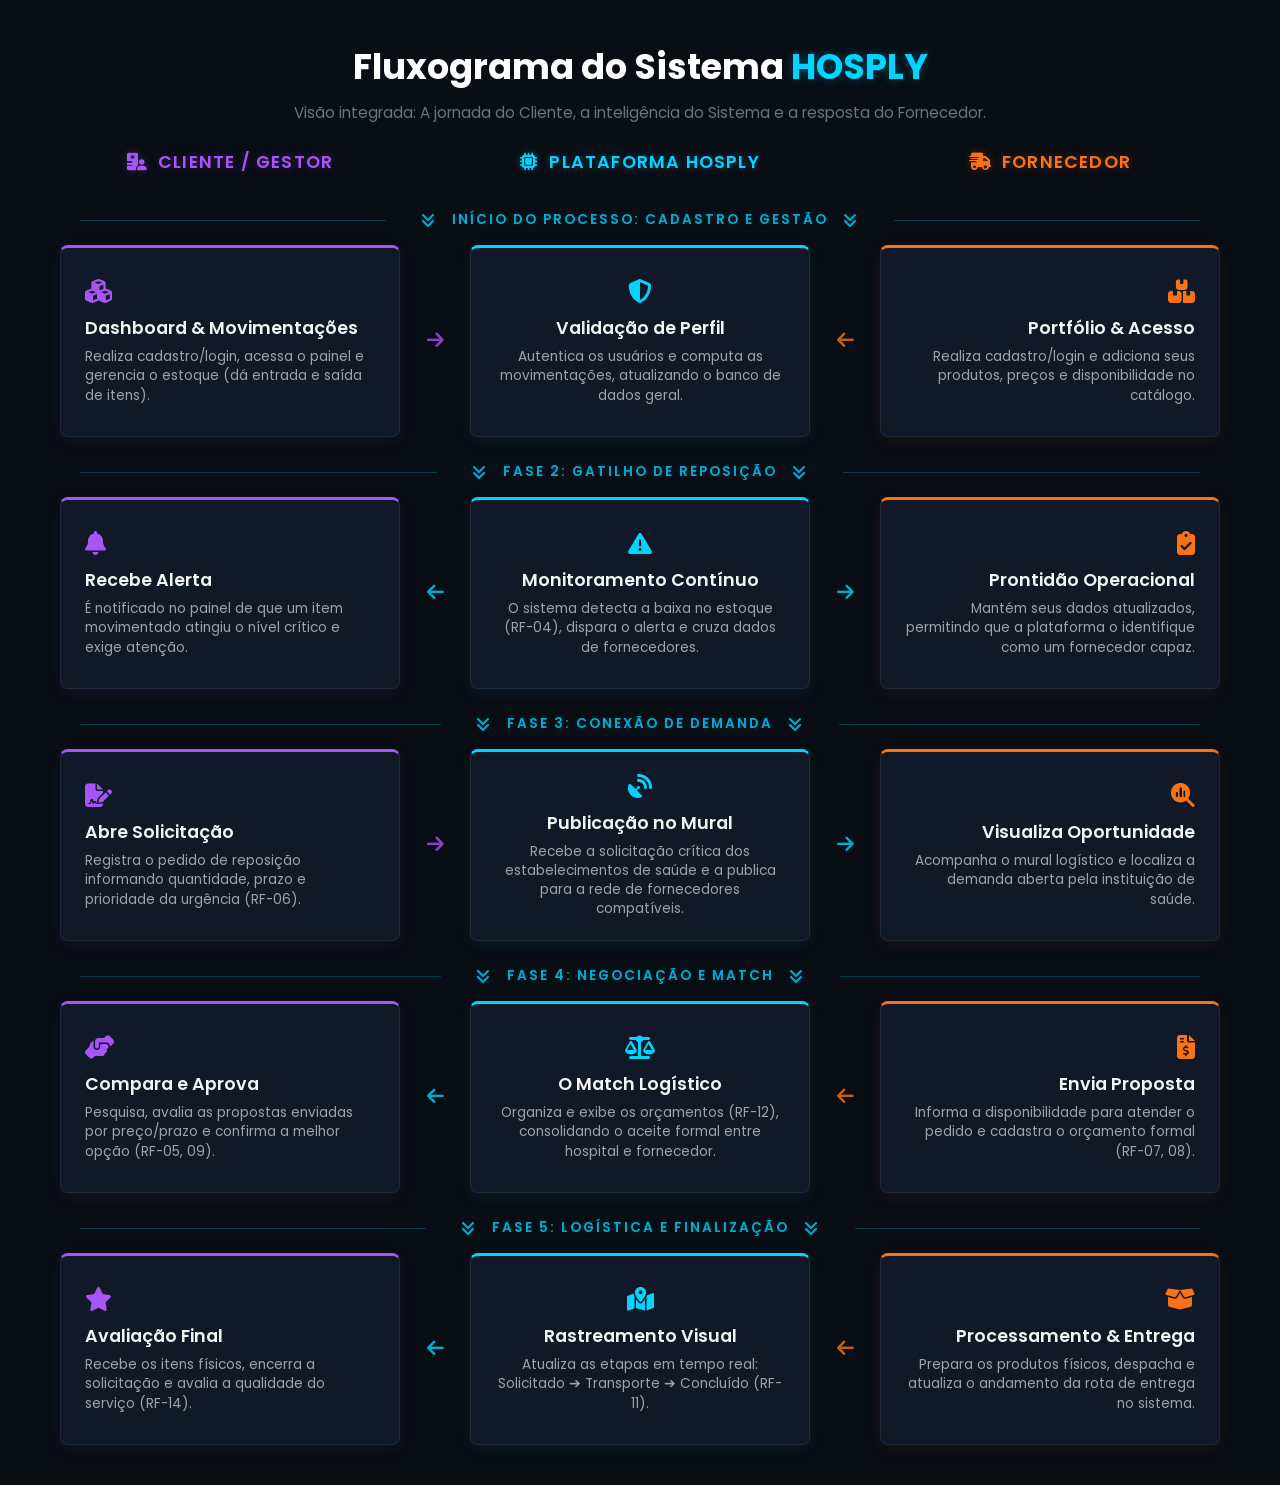
<file: index.html>
<!DOCTYPE html>
<html lang="pt-BR">
<head>
    <meta charset="UTF-8">
    <meta name="viewport" content="width=device-width, initial-scale=1.0">
    <title>Fluxograma Operacional HOSPLY</title>
    <link href="https://fonts.googleapis.com/css2?family=Poppins:wght@300;400;500;600;700&display=swap" rel="stylesheet">
    <link rel="stylesheet" href="https://cdnjs.cloudflare.com/ajax/libs/font-awesome/6.4.0/css/all.min.css">
    <link rel="stylesheet" href="style.css">
</head>
<body>

    <header>
        <h1>Fluxograma do Sistema <span>HOSPLY</span></h1>
        <p>Visão integrada: A jornada do Cliente, a inteligência do Sistema e a resposta do Fornecedor.</p>
    </header>

    <!-- LEGENDA EXCLUSIVA PARA CELULAR -->
    <div class="mobile-legend">
        <div class="m-leg-item" style="color: var(--purple-glow);"><i class="fa-solid fa-hospital-user"></i> Cliente</div>
        <div class="m-leg-item" style="color: var(--cyan-glow);"><i class="fa-solid fa-microchip"></i> HOSPLY</div>
        <div class="m-leg-item" style="color: var(--orange-glow);"><i class="fa-solid fa-truck-fast"></i> Fornecedor</div>
    </div>

    <div class="flow-container">
        
        <!-- Títulos das Colunas (Aparecem apenas no Desktop) -->
        <div class="col-title title-purple"><i class="fa-solid fa-hospital-user"></i> CLIENTE / GESTOR</div>
        <div></div> 
        <div class="col-title title-cyan"><i class="fa-solid fa-microchip"></i> PLATAFORMA HOSPLY</div>
        <div></div> 
        <div class="col-title title-orange"><i class="fa-solid fa-truck-fast"></i> FORNECEDOR</div>

        <!-- FASE 1 -->
        <div class="phase-divider"><i class="fa-solid fa-angles-down"></i> INÍCIO DO PROCESSO: CADASTRO E GESTÃO <i class="fa-solid fa-angles-down"></i></div>

        <div class="card card-purple">
            <i class="main-icon fa-solid fa-cubes"></i>
            <h3>Dashboard & Movimentações</h3>
            <p>Realiza cadastro/login, acessa o painel e gerencia o estoque (dá entrada e saída de itens).</p>
        </div>
        
        <div class="arrow arrow-purple"><i class="fa-solid fa-arrow-right"></i></div>
        
        <div class="card card-cyan">
            <i class="main-icon fa-solid fa-shield-halved"></i>
            <h3>Validação de Perfil</h3>
            <p>Autentica os usuários e computa as movimentações, atualizando o banco de dados geral.</p>
        </div>

        <div class="arrow arrow-orange"><i class="fa-solid fa-arrow-left"></i></div>

        <div class="card card-orange">
            <i class="main-icon fa-solid fa-boxes-stacked"></i>
            <h3>Portfólio & Acesso</h3>
            <p>Realiza cadastro/login e adiciona seus produtos, preços e disponibilidade no catálogo.</p>
        </div>

        <!-- FASE 2 -->
        <div class="phase-divider"><i class="fa-solid fa-angles-down"></i> FASE 2: GATILHO DE REPOSIÇÃO <i class="fa-solid fa-angles-down"></i></div>

        <div class="card card-purple">
            <i class="main-icon fa-solid fa-bell"></i>
            <h3>Recebe Alerta</h3>
            <p>É notificado no painel de que um item movimentado atingiu o nível crítico e exige atenção.</p>
        </div>

        <div class="arrow arrow-cyan"><i class="fa-solid fa-arrow-left"></i></div>

        <div class="card card-cyan">
            <i class="main-icon fa-solid fa-triangle-exclamation"></i>
            <h3>Monitoramento Contínuo</h3>
            <p>O sistema detecta a baixa no estoque (RF-04), dispara o alerta e cruza dados de fornecedores.</p>
        </div>
        
        <div class="arrow arrow-cyan"><i class="fa-solid fa-arrow-right"></i></div>

        <div class="card card-orange">
            <i class="main-icon fa-solid fa-clipboard-check"></i>
            <h3>Prontidão Operacional</h3>
            <p>Mantém seus dados atualizados, permitindo que a plataforma o identifique como um fornecedor capaz.</p>
        </div>

        <!-- FASE 3 -->
        <div class="phase-divider"><i class="fa-solid fa-angles-down"></i> FASE 3: CONEXÃO DE DEMANDA <i class="fa-solid fa-angles-down"></i></div>

        <div class="card card-purple">
            <i class="main-icon fa-solid fa-file-signature"></i>
            <h3>Abre Solicitação</h3>
            <p>Registra o pedido de reposição informando quantidade, prazo e prioridade da urgência (RF-06).</p>
        </div>

        <div class="arrow arrow-purple"><i class="fa-solid fa-arrow-right"></i></div>

        <div class="card card-cyan">
            <i class="main-icon fa-solid fa-satellite-dish"></i>
            <h3>Publicação no Mural</h3>
            <p>Recebe a solicitação crítica dos estabelecimentos de saúde e a publica para a rede de fornecedores compatíveis.</p>
        </div>

        <div class="arrow arrow-cyan"><i class="fa-solid fa-arrow-right"></i></div>

        <div class="card card-orange">
            <i class="main-icon fa-solid fa-magnifying-glass-chart"></i>
            <h3>Visualiza Oportunidade</h3>
            <p>Acompanha o mural logístico e localiza a demanda aberta pela instituição de saúde.</p>
        </div>

        <!-- FASE 4 -->
        <div class="phase-divider"><i class="fa-solid fa-angles-down"></i> FASE 4: NEGOCIAÇÃO E MATCH <i class="fa-solid fa-angles-down"></i></div>

        <div class="card card-purple">
            <i class="main-icon fa-solid fa-handshake-angle"></i>
            <h3>Compara e Aprova</h3>
            <p>Pesquisa, avalia as propostas enviadas por preço/prazo e confirma a melhor opção (RF-05, 09).</p>
        </div>

        <div class="arrow arrow-cyan"><i class="fa-solid fa-arrow-left"></i></div>

        <div class="card card-cyan">
            <i class="main-icon fa-solid fa-scale-balanced"></i>
            <h3>O Match Logístico</h3>
            <p>Organiza e exibe os orçamentos (RF-12), consolidando o aceite formal entre hospital e fornecedor.</p>
        </div>

        <div class="arrow arrow-orange"><i class="fa-solid fa-arrow-left"></i></div>

        <div class="card card-orange">
            <i class="main-icon fa-solid fa-file-invoice-dollar"></i>
            <h3>Envia Proposta</h3>
            <p>Informa a disponibilidade para atender o pedido e cadastra o orçamento formal (RF-07, 08).</p>
        </div>

        <!-- FASE 5 -->
        <div class="phase-divider"><i class="fa-solid fa-angles-down"></i> FASE 5: LOGÍSTICA E FINALIZAÇÃO <i class="fa-solid fa-angles-down"></i></div>

        <div class="card card-purple">
            <i class="main-icon fa-solid fa-star"></i>
            <h3>Avaliação Final</h3>
            <p>Recebe os itens físicos, encerra a solicitação e avalia a qualidade do serviço (RF-14).</p>
        </div>

        <div class="arrow arrow-cyan"><i class="fa-solid fa-arrow-left"></i></div>

        <div class="card card-cyan">
            <i class="main-icon fa-solid fa-map-location-dot"></i>
            <h3>Rastreamento Visual</h3>
            <p>Atualiza as etapas em tempo real: Solicitado ➔ Transporte ➔ Concluído (RF-11).</p>
        </div>

        <div class="arrow arrow-orange"><i class="fa-solid fa-arrow-left"></i></div>

        <div class="card card-orange">
            <i class="main-icon fa-solid fa-box-open"></i>
            <h3>Processamento & Entrega</h3>
            <p>Prepara os produtos físicos, despacha e atualiza o andamento da rota de entrega no sistema.</p>
        </div>

    </div>
</body>
</html>
</file>
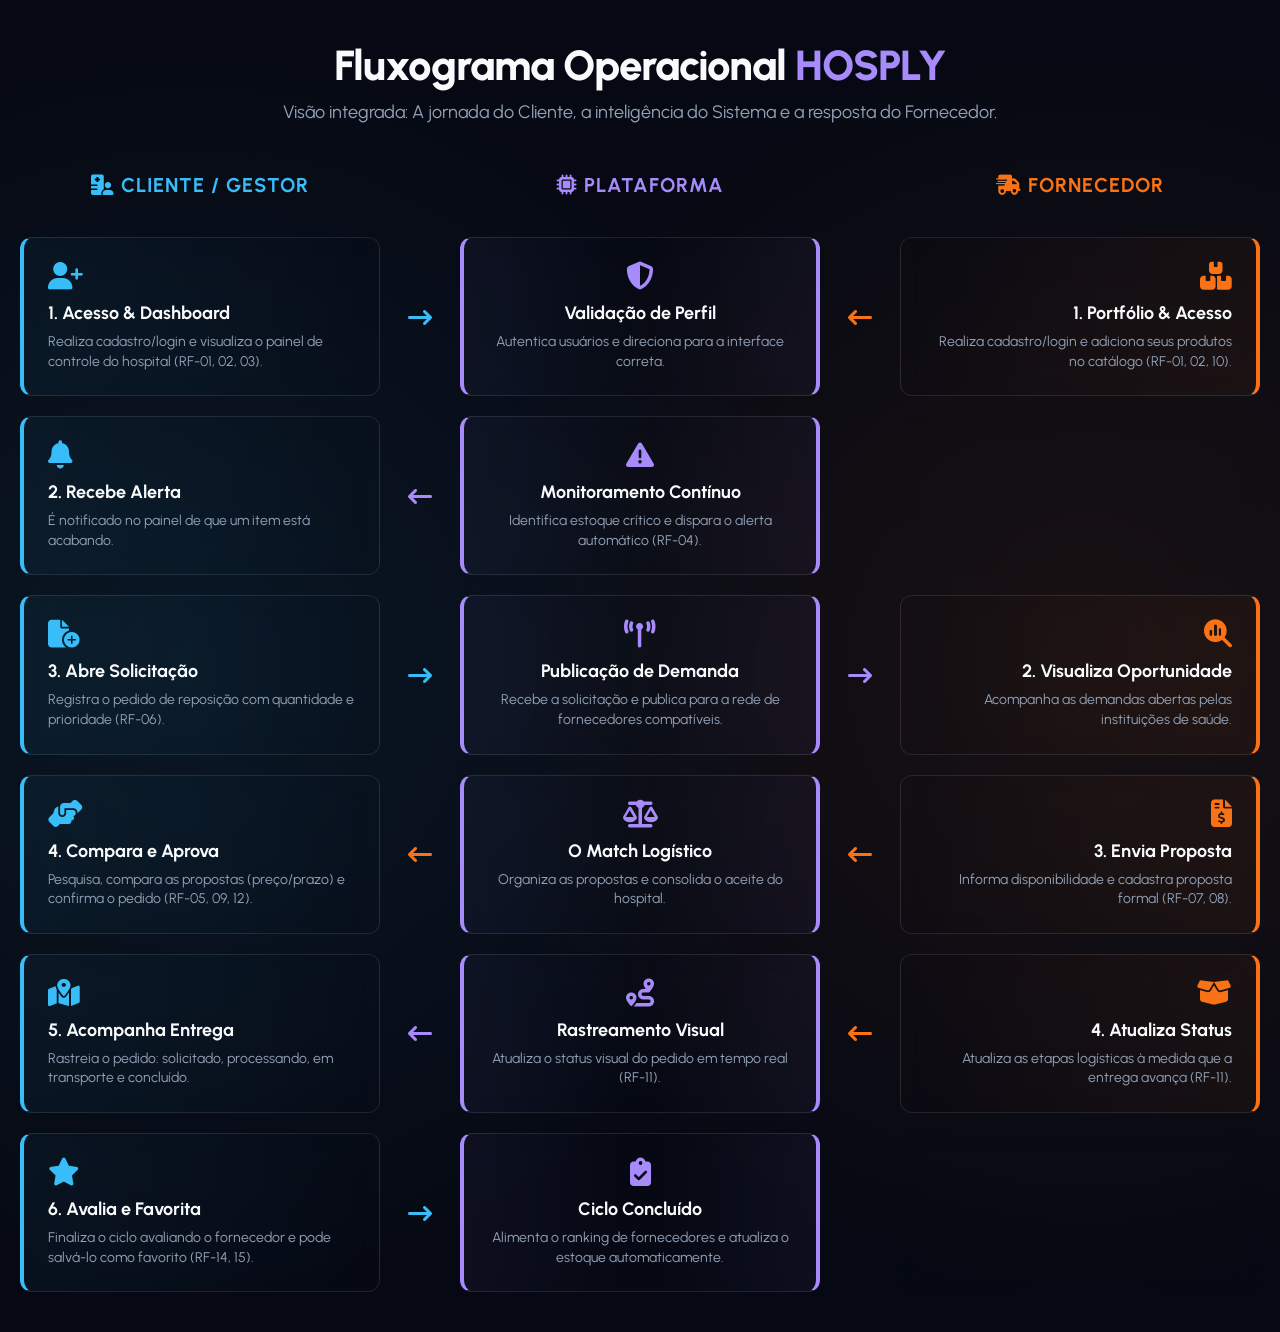
<file: fluxograma_unificado_hosply.html>
<!DOCTYPE html>
<html lang="pt-BR">
<head>
    <meta charset="UTF-8">
    <meta name="viewport" content="width=device-width, initial-scale=1.0">
    <title>Fluxograma Integrado - HOSPLY</title>
    <link rel="preconnect" href="https://fonts.googleapis.com">
    <link rel="preconnect" href="https://fonts.gstatic.com" crossorigin>
    <link href="https://fonts.googleapis.com/css2?family=Urbanist:wght@400;500;600;700;800&display=swap" rel="stylesheet">
    <link rel="stylesheet" href="https://cdnjs.cloudflare.com/ajax/libs/font-awesome/6.5.1/css/all.min.css">
    <style>
        :root {
            --bg-color: #060913;
            --surface-color: #0F172A;
            --gestor-color: #38BDF8; /* Cyan */
            --gestor-bg: rgba(56, 189, 248, 0.05);
            --hosply-color: #A78BFA; /* Purple */
            --hosply-bg: rgba(167, 139, 250, 0.05);
            --fornecedor-color: #F97316; /* Orange */
            --fornecedor-bg: rgba(249, 115, 22, 0.05);
            --text-main: #F8FAFC;
            --text-muted: #94A3B8;
            --border-color: rgba(255, 255, 255, 0.1);
        }

        * {
            box-sizing: border-box;
            margin: 0;
            padding: 0;
        }

        body {
            background-color: var(--bg-color);
            background-image: 
                radial-gradient(circle at 15% 50%, rgba(56, 189, 248, 0.08) 0%, transparent 50%),
                radial-gradient(circle at 85% 50%, rgba(249, 115, 22, 0.08) 0%, transparent 50%);
            color: var(--text-main);
            font-family: 'Urbanist', sans-serif;
            min-height: 100vh;
            padding: 40px 20px;
            display: flex;
            flex-direction: column;
            align-items: center;
        }

        /* HEADER */
        .header {
            text-align: center;
            margin-bottom: 50px;
            width: 100%;
            max-width: 1200px;
        }

        .header h1 {
            font-size: 42px;
            font-weight: 800;
            letter-spacing: -1px;
            margin-bottom: 10px;
        }

        .header h1 span {
            color: var(--hosply-color);
        }

        .header p {
            color: var(--text-muted);
            font-size: 18px;
        }

        /* FLOWCHART CONTAINER */
        .flowchart {
            display: flex;
            flex-direction: column;
            gap: 20px;
            width: 100%;
            max-width: 1400px;
            position: relative;
        }

        /* SWIMLANE TITLES */
        .swimlane-headers {
            display: grid;
            grid-template-columns: 1fr 60px 1fr 60px 1fr;
            gap: 10px;
            margin-bottom: 20px;
            text-align: center;
            font-weight: 700;
            font-size: 20px;
            letter-spacing: 1px;
            text-transform: uppercase;
        }

        .swimlane-headers .gestor-title { color: var(--gestor-color); }
        .swimlane-headers .hosply-title { color: var(--hosply-color); }
        .swimlane-headers .fornecedor-title { color: var(--fornecedor-color); }

        /* ROWS */
        .flow-row {
            display: grid;
            grid-template-columns: 1fr 60px 1fr 60px 1fr;
            gap: 10px;
            align-items: center;
            position: relative;
        }

        /* CARDS (NODES) */
        .card {
            background-color: var(--surface-color);
            border: 1px solid var(--border-color);
            border-radius: 12px;
            padding: 24px;
            height: 100%;
            display: flex;
            flex-direction: column;
            justify-content: center;
            transition: transform 0.2s, box-shadow 0.2s;
            position: relative;
            z-index: 2;
            backdrop-filter: blur(10px);
        }

        .card:hover {
            transform: translateY(-2px);
        }

        .card.empty {
            background: transparent;
            border: none;
            box-shadow: none;
        }

        /* THEMES FOR CARDS */
        .card.gestor {
            border-left: 4px solid var(--gestor-color);
            background: linear-gradient(90deg, var(--gestor-bg), transparent);
        }
        .card.gestor:hover { box-shadow: 0 10px 20px rgba(56, 189, 248, 0.15); }

        .card.hosply {
            border-left: 4px solid var(--hosply-color);
            border-right: 4px solid var(--hosply-color);
            background: linear-gradient(90deg, var(--hosply-bg), transparent, var(--hosply-bg));
            text-align: center;
            align-items: center;
        }
        .card.hosply:hover { box-shadow: 0 10px 20px rgba(167, 139, 250, 0.15); }

        .card.fornecedor {
            border-right: 4px solid var(--fornecedor-color);
            background: linear-gradient(270deg, var(--fornecedor-bg), transparent);
            text-align: right;
        }
        .card.fornecedor:hover { box-shadow: 0 10px 20px rgba(249, 115, 22, 0.15); }

        /* CARD CONTENT */
        .card-icon {
            font-size: 28px;
            margin-bottom: 12px;
        }
        .gestor .card-icon { color: var(--gestor-color); }
        .hosply .card-icon { color: var(--hosply-color); }
        .fornecedor .card-icon { color: var(--fornecedor-color); }

        .card-title {
            font-size: 18px;
            font-weight: 700;
            margin-bottom: 8px;
            color: var(--text-main);
        }

        .card-desc {
            font-size: 14px;
            color: var(--text-muted);
            line-height: 1.4;
        }

        /* CONNECTORS (ARROWS) */
        .connector {
            display: flex;
            justify-content: center;
            align-items: center;
            font-size: 24px;
            color: #475569;
            z-index: 1;
        }

        .connector.right { color: var(--gestor-color); animation: pulseRight 2s infinite; }
        .connector.left { color: var(--fornecedor-color); animation: pulseLeft 2s infinite; }
        
        .connector.hosply-left { color: var(--hosply-color); animation: pulseLeft 2s infinite; }
        .connector.hosply-right { color: var(--hosply-color); animation: pulseRight 2s infinite; }

        @keyframes pulseRight {
            0% { transform: translateX(-5px); opacity: 0.5; }
            50% { transform: translateX(5px); opacity: 1; }
            100% { transform: translateX(-5px); opacity: 0.5; }
        }
        @keyframes pulseLeft {
            0% { transform: translateX(5px); opacity: 0.5; }
            50% { transform: translateX(-5px); opacity: 1; }
            100% { transform: translateX(5px); opacity: 0.5; }
        }

        /* RESPONSIVE */
        @media (max-width: 992px) {
            .swimlane-headers { display: none; }
            .flow-row {
                display: flex;
                flex-direction: column;
                gap: 15px;
                padding-bottom: 30px;
                border-bottom: 1px dashed var(--border-color);
                margin-bottom: 30px;
            }
            .connector {
                transform: rotate(90deg) !important;
                margin: 10px 0;
            }
            .card.fornecedor { text-align: left; }
        }
    </style>
</head>
<body>

    <div class="header">
        <h1>Fluxograma Operacional <span>HOSPLY</span></h1>
        <p>Visão integrada: A jornada do Cliente, a inteligência do Sistema e a resposta do Fornecedor.</p>
    </div>

    <div class="flowchart">
        
        <!-- Headers -->
        <div class="swimlane-headers">
            <div class="gestor-title"><i class="fa-solid fa-hospital-user"></i> Cliente / Gestor</div>
            <div></div>
            <div class="hosply-title"><i class="fa-solid fa-microchip"></i> Plataforma</div>
            <div></div>
            <div class="fornecedor-title"><i class="fa-solid fa-truck-fast"></i> Fornecedor</div>
        </div>

        <!-- ETAPA 1: Setup -->
        <div class="flow-row">
            <div class="card gestor">
                <i class="fa-solid fa-user-plus card-icon"></i>
                <div class="card-title">1. Acesso & Dashboard</div>
                <div class="card-desc">Realiza cadastro/login e visualiza o painel de controle do hospital (RF-01, 02, 03).</div>
            </div>
            <div class="connector right"><i class="fa-solid fa-arrow-right-long"></i></div>
            
            <div class="card hosply">
                <i class="fa-solid fa-shield-halved card-icon"></i>
                <div class="card-title">Validação de Perfil</div>
                <div class="card-desc">Autentica usuários e direciona para a interface correta.</div>
            </div>
            
            <div class="connector left"><i class="fa-solid fa-arrow-left-long"></i></div>
            <div class="card fornecedor">
                <i class="fa-solid fa-boxes-stacked card-icon"></i>
                <div class="card-title">1. Portfólio & Acesso</div>
                <div class="card-desc">Realiza cadastro/login e adiciona seus produtos no catálogo (RF-01, 02, 10).</div>
            </div>
        </div>

        <!-- ETAPA 2: O Gatilho -->
        <div class="flow-row">
            <div class="card gestor">
                <i class="fa-solid fa-bell card-icon"></i>
                <div class="card-title">2. Recebe Alerta</div>
                <div class="card-desc">É notificado no painel de que um item está acabando.</div>
            </div>
            
            <div class="connector hosply-left"><i class="fa-solid fa-arrow-left-long"></i></div>
            
            <div class="card hosply">
                <i class="fa-solid fa-triangle-exclamation card-icon"></i>
                <div class="card-title">Monitoramento Contínuo</div>
                <div class="card-desc">Identifica estoque crítico e dispara o alerta automático (RF-04).</div>
            </div>
            
            <div class="connector empty"></div>
            <div class="card empty"></div>
        </div>

        <!-- ETAPA 3: A Demanda -->
        <div class="flow-row">
            <div class="card gestor">
                <i class="fa-solid fa-file-circle-plus card-icon"></i>
                <div class="card-title">3. Abre Solicitação</div>
                <div class="card-desc">Registra o pedido de reposição com quantidade e prioridade (RF-06).</div>
            </div>
            
            <div class="connector right"><i class="fa-solid fa-arrow-right-long"></i></div>
            
            <div class="card hosply">
                <i class="fa-solid fa-tower-broadcast card-icon"></i>
                <div class="card-title">Publicação de Demanda</div>
                <div class="card-desc">Recebe a solicitação e publica para a rede de fornecedores compatíveis.</div>
            </div>
            
            <div class="connector hosply-right"><i class="fa-solid fa-arrow-right-long"></i></div>
            
            <div class="card fornecedor">
                <i class="fa-solid fa-magnifying-glass-chart card-icon"></i>
                <div class="card-title">2. Visualiza Oportunidade</div>
                <div class="card-desc">Acompanha as demandas abertas pelas instituições de saúde.</div>
            </div>
        </div>

        <!-- ETAPA 4: O Match -->
        <div class="flow-row">
            <div class="card gestor">
                <i class="fa-solid fa-handshake-angle card-icon"></i>
                <div class="card-title">4. Compara e Aprova</div>
                <div class="card-desc">Pesquisa, compara as propostas (preço/prazo) e confirma o pedido (RF-05, 09, 12).</div>
            </div>
            
            <div class="connector left"><i class="fa-solid fa-arrow-left-long"></i></div>
            
            <div class="card hosply">
                <i class="fa-solid fa-scale-balanced card-icon"></i>
                <div class="card-title">O Match Logístico</div>
                <div class="card-desc">Organiza as propostas e consolida o aceite do hospital.</div>
            </div>
            
            <div class="connector left"><i class="fa-solid fa-arrow-left-long"></i></div>
            
            <div class="card fornecedor">
                <i class="fa-solid fa-file-invoice-dollar card-icon"></i>
                <div class="card-title">3. Envia Proposta</div>
                <div class="card-desc">Informa disponibilidade e cadastra proposta formal (RF-07, 08).</div>
            </div>
        </div>

        <!-- ETAPA 5: A Logística -->
        <div class="flow-row">
            <div class="card gestor">
                <i class="fa-solid fa-map-location-dot card-icon"></i>
                <div class="card-title">5. Acompanha Entrega</div>
                <div class="card-desc">Rastreia o pedido: solicitado, processando, em transporte e concluído.</div>
            </div>
            
            <div class="connector hosply-left"><i class="fa-solid fa-arrow-left-long"></i></div>
            
            <div class="card hosply">
                <i class="fa-solid fa-route card-icon"></i>
                <div class="card-title">Rastreamento Visual</div>
                <div class="card-desc">Atualiza o status visual do pedido em tempo real (RF-11).</div>
            </div>
            
            <div class="connector left"><i class="fa-solid fa-arrow-left-long"></i></div>
            
            <div class="card fornecedor">
                <i class="fa-solid fa-box-open card-icon"></i>
                <div class="card-title">4. Atualiza Status</div>
                <div class="card-desc">Atualiza as etapas logísticas à medida que a entrega avança (RF-11).</div>
            </div>
        </div>

        <!-- ETAPA 6: Encerramento -->
        <div class="flow-row">
            <div class="card gestor">
                <i class="fa-solid fa-star card-icon"></i>
                <div class="card-title">6. Avalia e Favorita</div>
                <div class="card-desc">Finaliza o ciclo avaliando o fornecedor e pode salvá-lo como favorito (RF-14, 15).</div>
            </div>
            
            <div class="connector right"><i class="fa-solid fa-arrow-right-long"></i></div>
            
            <div class="card hosply">
                <i class="fa-solid fa-clipboard-check card-icon"></i>
                <div class="card-title">Ciclo Concluído</div>
                <div class="card-desc">Alimenta o ranking de fornecedores e atualiza o estoque automaticamente.</div>
            </div>
            
            <div class="connector empty"></div>
            <div class="card empty"></div>
        </div>

    </div>

</body>
</html>
</file>
<file: style.css>
:root {
    --bg-color: #0b0f19;
    --card-bg: #111827;
    
    --purple-glow: #a855f7; /* Cor do Cliente/Gestor */
    --cyan-glow: #00d4ff;   /* Cor da Plataforma HOSPLY e Fases */
    --orange-glow: #f97316; /* Cor do Fornecedor */
    
    --text-main: #f3f4f6;
    --text-muted: #9ca3af;
}

body {
    font-family: 'Poppins', sans-serif;
    background: #090d14;
    color: var(--text-main);
    margin: 0;
    padding: 40px 20px;
    min-height: 100vh;
    display: flex;
    flex-direction: column;
    align-items: center;
}

header {
    text-align: center;
    margin-bottom: 25px;
}

h1 {
    font-size: 2.2rem;
    font-weight: 700;
    margin: 0 0 8px 0;
    color: #ffffff;
}

h1 span {
    color: var(--cyan-glow);
    text-shadow: 0 0 10px rgba(0, 212, 255, 0.3);
}

header p {
    color: #6b7280;
    font-size: 0.95rem;
    margin: 0;
}

/* Legenda Mobile Oculta no Computador */
.mobile-legend {
    display: none; 
}

/* Grid Principal */
.flow-container {
    display: grid;
    grid-template-columns: 340px 40px 340px 40px 340px;
    gap: 10px 15px;
    align-items: center;
    max-width: 1250px;
}

/* Cabeçalhos das Colunas (Desktop) */
.col-title {
    font-size: 1.1rem;
    font-weight: 600;
    text-transform: uppercase;
    text-align: center;
    letter-spacing: 1.2px;
    margin-bottom: 10px;
    display: flex;
    align-items: center;
    justify-content: center;
    gap: 10px;
}

.title-purple { color: var(--purple-glow); grid-column: 1; text-shadow: 0 0 8px rgba(168, 85, 247, 0.3); }
.title-cyan { color: var(--cyan-glow); grid-column: 3; text-shadow: 0 0 8px rgba(0, 212, 255, 0.3); }
.title-orange { color: var(--orange-glow); grid-column: 5; text-shadow: 0 0 8px rgba(249, 115, 22, 0.3); }

/* Divisor de Fases */
.phase-divider {
    grid-column: 1 / -1;
    display: flex;
    justify-content: center;
    align-items: center;
    margin: 15px 0 5px 0;
    color: var(--cyan-glow);
    font-weight: 600;
    letter-spacing: 2px;
    text-transform: uppercase;
    font-size: 0.85rem;
    opacity: 0.8;
    text-shadow: 0 0 5px rgba(0, 212, 255, 0.2);
}

.phase-divider i {
    margin: 0 15px;
    font-size: 1rem;
}

.phase-divider::before, .phase-divider::after {
    content: "";
    flex: 1;
    height: 1px;
    background: rgba(0, 212, 255, 0.3); 
    margin: 0 20px;
}

/* Estilo Base dos Cards */
.card {
    background-color: var(--card-bg);
    border-radius: 8px;
    padding: 24px;
    position: relative;
    transition: transform 0.2s ease, box-shadow 0.2s ease;
    height: 140px;
    display: flex;
    flex-direction: column;
    justify-content: center;
    border: 1px solid #1f2937; 
}

.card:hover { 
    transform: translateY(-2px); 
}

.card i.main-icon {
    font-size: 1.5rem;
    margin-bottom: 12px;
}

/* Variações de Cores e Brilho dos Cards */
.card-purple {
    border-top: 3px solid var(--purple-glow);
    box-shadow: 0 4px 15px rgba(168, 85, 247, 0.08); 
}
.card-purple i.main-icon { color: var(--purple-glow); }
.card-purple:hover { box-shadow: 0 6px 20px rgba(168, 85, 247, 0.2); border-color: #1f2937; border-top-color: var(--purple-glow); }

.card-cyan {
    border-top: 3px solid var(--cyan-glow);
    box-shadow: 0 4px 15px rgba(0, 212, 255, 0.08);
    text-align: center;
    align-items: center;
}
.card-cyan i.main-icon { color: var(--cyan-glow); }
.card-cyan:hover { box-shadow: 0 6px 20px rgba(0, 212, 255, 0.2); border-color: #1f2937; border-top-color: var(--cyan-glow); }

.card-orange {
    border-top: 3px solid var(--orange-glow);
    box-shadow: 0 4px 15px rgba(249, 115, 22, 0.08);
    text-align: right;
    align-items: flex-end;
}
.card-orange i.main-icon { color: var(--orange-glow); }
.card-orange:hover { box-shadow: 0 6px 20px rgba(249, 115, 22, 0.2); border-color: #1f2937; border-top-color: var(--orange-glow); }

/* Textos */
.card h3 {
    font-size: 1.1rem;
    font-weight: 600;
    margin: 0 0 6px 0;
    color: #f3f4f6;
}

.card p {
    font-size: 0.85rem;
    color: var(--text-muted);
    margin: 0;
    line-height: 1.4;
}

/* Setas Horizontais (Desktop) */
.arrow {
    display: flex;
    justify-content: center;
    align-items: center;
    font-size: 1.2rem;
    opacity: 0.8;
}

.arrow-cyan { color: var(--cyan-glow); }
.arrow-purple { color: var(--purple-glow); }
.arrow-orange { color: var(--orange-glow); }


/* ========================================= */
/* RESPONSIVIDADE MOBILE (TELAS MENORES)     */
/* ========================================= */
@media (max-width: 1024px) {
    
    .mobile-legend { 
        display: flex; 
        justify-content: center;
        gap: 20px;
        background-color: var(--card-bg);
        padding: 12px 24px;
        border-radius: 12px;
        border: 1px solid #1f2937;
        margin-bottom: 10px;
        width: 100%;
        max-width: 320px;
        box-sizing: border-box;
    }
    
    .m-leg-item {
        font-size: 0.85rem;
        font-weight: 600;
        text-transform: uppercase;
        display: flex;
        align-items: center;
        gap: 6px;
    }

    .flow-container { 
        grid-template-columns: 1fr; 
        gap: 6px; /* Mantém os itens da mesma fase colados */
    }
    
    .col-title { display: none; }
    
    /* BLOCO DE FASE - MAIS ESPAÇO ENTRE FASES */
    .phase-divider {
        margin-top: 60px; /* Cria um "respiro" grande antes de iniciar nova fase */
        margin-bottom: 10px; /* Cola o título no primeiro card da fase */
        background: rgba(0, 212, 255, 0.08); 
        padding: 12px;
        border-radius: 8px;
        border: 1px dashed rgba(0, 212, 255, 0.3); 
        width: 100%;
        box-sizing: border-box;
    }
    
    /* Tira o buraco gigante da Fase 1, já que ela fica logo abaixo da legenda */
    .phase-divider:first-of-type {
        margin-top: 20px;
    }
    
    .phase-divider::before, .phase-divider::after { display: none; }

    /* Setas coladas no mobile */
    .arrow { 
        display: flex; 
        margin: 2px 0; 
    }
    
    .arrow i {
        transform: rotate(90deg); 
    }
    
    .card { 
        height: auto; 
        text-align: left !important; 
        align-items: flex-start !important; 
        margin-bottom: 0px; 
        border-top-width: 1px; 
        border-left-width: 4px;
    }

    .card-purple { border-left-color: var(--purple-glow); }
    .card-cyan { border-left-color: var(--cyan-glow); }
    .card-orange { border-left-color: var(--orange-glow); }
}
</file>
